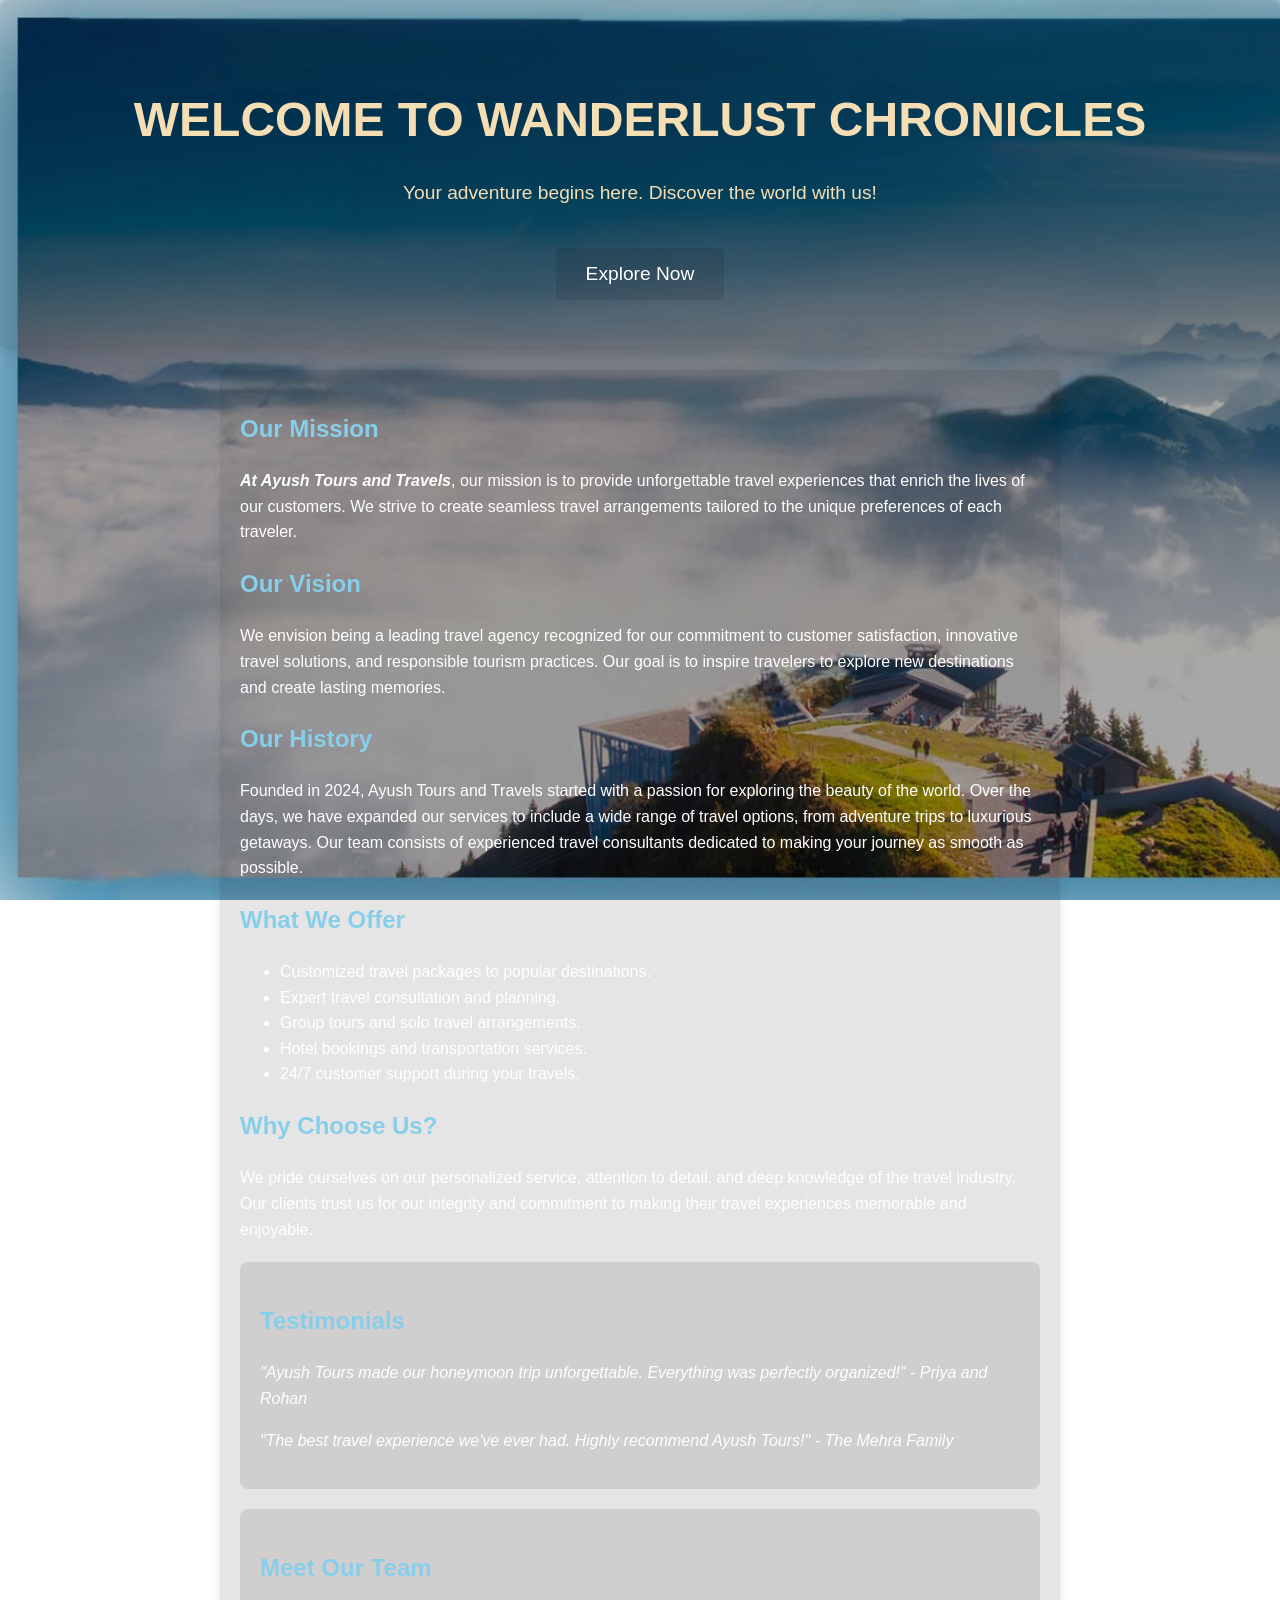
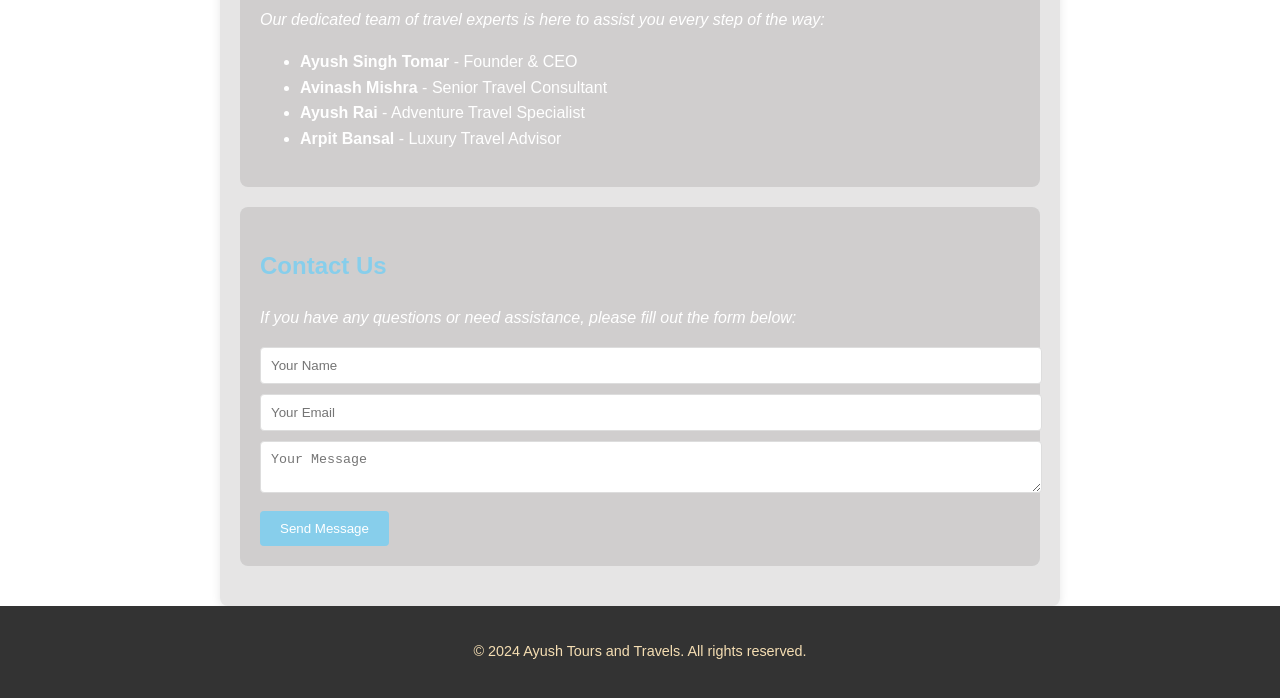
<file: aboutus.html>
<!DOCTYPE html>
<html lang="en">
<head>
    <meta charset="UTF-8">
    <meta name="viewport" content="width=device-width, initial-scale=1.0">
    <title>WANDERLUST CHRONICLES</title>
    <link rel="icon" type="image/x-icon" href="images/ayushtravels.jpg">
    <style>
        body {
            font-family: 'Poppins', sans-serif;
            line-height: 1.6;
            background-image: url('images/adventure.jpg');
            background-size: cover;
            background-repeat: no-repeat;
            background-attachment: fixed; 
            margin: 0;
            padding: 0;
            height: 100vh;
            color: #fff;
        }
            h2 {
            color:skyblue;
        }
        h1{
            font-size: xx-large;
        }
        .container {
            max-width: 800px;
            margin: auto;
            padding: 20px;
            background: rgba(17, 3, 3, 0.1);
            border-radius: 8px;
            box-shadow: 0 2px 10px rgba(0, 0, 0, 0.1);
        }
        .section {
            margin-bottom: 20px;
        }
        .footer {
            text-align: center;
            padding: 20px;
            font-size: 0.9em;
            color: wheat;
        }
        .testimonials, .team, .contact-form {
            background: rgba(17, 3, 3, 0.1);
            padding: 20px;
            border-radius: 8px;
            margin-bottom: 20px;
        }
        .testimonials p, .team p, .contact-form p {
            font-style: italic;
        }
        .contact-form input, .contact-form textarea {
            width: 100%;
            padding: 10px;
            margin-bottom: 10px;
            border: 1px solid #ddd;
            border-radius: 4px;
        }
        .contact-form button {
            padding: 10px 20px;
            background: skyblue;
            color: white;
            border: none;
            border-radius: 4px;
            cursor: pointer;
            transition: background 0.3s ease;
        }
        .contact-form button:hover {
            background: skyblue;
        }
        .hero {
            background:rgba(17, 3, 3, 0.1);
            color: wheat;
            padding: 50px 20px;
            text-align: center;
            border-radius: 8px;
            margin-bottom: 20px;
            box-shadow: 0 4px 15px rgba(0, 0, 0, 0.1);
        }
        .hero h1 {
            font-size: 3em;
            margin-bottom: 10px;
        }
        .hero p {
            font-size: 1.2em;
        }
        .cta-button {
            padding: 15px 30px;
            background: rgba(17, 3, 3, 0.1);
            color: white;
            border: none;
            border-radius: 4px;
            cursor: pointer;
            transition: background 0.3s ease;
            font-size: 1.2em;
            margin-top: 20px;
        }
        .cta-button:hover {
            background: skyblue;
        }
        @media only screen and (max-width: 600px) {
    body {
        padding: 10px;
    }
    .login-container {
        padding: 20px;
    }
}

@media only screen and (min-width: 768px) and (max-width: 1024px) {
    /* Adjustments for tablets if needed */
}
    </style>
</head>
<body>

    <div class="hero">
        <h1>WELCOME TO WANDERLUST CHRONICLES</h1>
        <p>Your adventure begins here. Discover the world with us!</p>
        <button class="cta-button">Explore Now</button>
    </div>

    <div class="container">
        <div class="section">
            <h2>Our Mission</h2>
            <p><b><i>At Ayush Tours and Travels</i></b>, our mission is to provide unforgettable travel experiences that enrich the lives of our customers. We strive to create seamless travel arrangements tailored to the unique preferences of each traveler.</p>
        </div>

        <div class="section">
            <h2>Our Vision</h2>
            <p>We envision being a leading travel agency recognized for our commitment to customer satisfaction, innovative travel solutions, and responsible tourism practices. Our goal is to inspire travelers to explore new destinations and create lasting memories.</p>
        </div>

        <div class="section">
            <h2>Our History</h2>
            <p>Founded in 2024, Ayush Tours and Travels started with a passion for exploring the beauty of the world. Over the days, we have expanded our services to include a wide range of travel options, from adventure trips to luxurious getaways. Our team consists of experienced travel consultants dedicated to making your journey as smooth as possible.</p>
        </div>

        <div class="section">
            <h2>What We Offer</h2>
            <ul>
                <li>Customized travel packages to popular destinations.</li>
                <li>Expert travel consultation and planning.</li>
                <li>Group tours and solo travel arrangements.</li>
                <li>Hotel bookings and transportation services.</li>
                <li>24/7 customer support during your travels.</li>
            </ul>
        </div>

        <div class="section">
            <h2>Why Choose Us?</h2>
            <p>We pride ourselves on our personalized service, attention to detail, and deep knowledge of the travel industry. Our clients trust us for our integrity and commitment to making their travel experiences memorable and enjoyable.</p>
        </div>

        <div class="testimonials section">
            <h2>Testimonials</h2>
            <p>"Ayush Tours made our honeymoon trip unforgettable. Everything was perfectly organized!" - Priya and Rohan</p>
            <p>"The best travel experience we've ever had. Highly recommend Ayush Tours!" - The Mehra Family</p>
        </div>

        <div class="team section">
            <h2>Meet Our Team</h2>
            <p>Our dedicated team of travel experts is here to assist you every step of the way:</p>
            <ul>
                <li><strong>Ayush Singh Tomar</strong> - Founder & CEO</li>
                <li><strong>Avinash Mishra</strong> - Senior Travel Consultant</li>
                <li><strong>Ayush Rai</strong> - Adventure Travel Specialist</li>
                <li><strong>Arpit Bansal</strong> - Luxury Travel Advisor</li>
            </ul>
        </div>

        <div class="contact-form section">
            <h2>Contact Us</h2>
            <p>If you have any questions or need assistance, please fill out the form below:</p>
            <form>
                <input type="text" name="name" placeholder="Your Name" required>
                <input type="email" name="email" placeholder="Your Email" required>
                <textarea name="message" placeholder="Your Message" required></textarea>
                <button type="submit">Send Message</button>
            </form>
        </div>

    </div>

    <div class="footer" style="background-color: #333; color: wheat;">
        <p>&copy; 2024 Ayush Tours and Travels. All rights reserved.</p>
    </div>

</body>
</html>
</file>
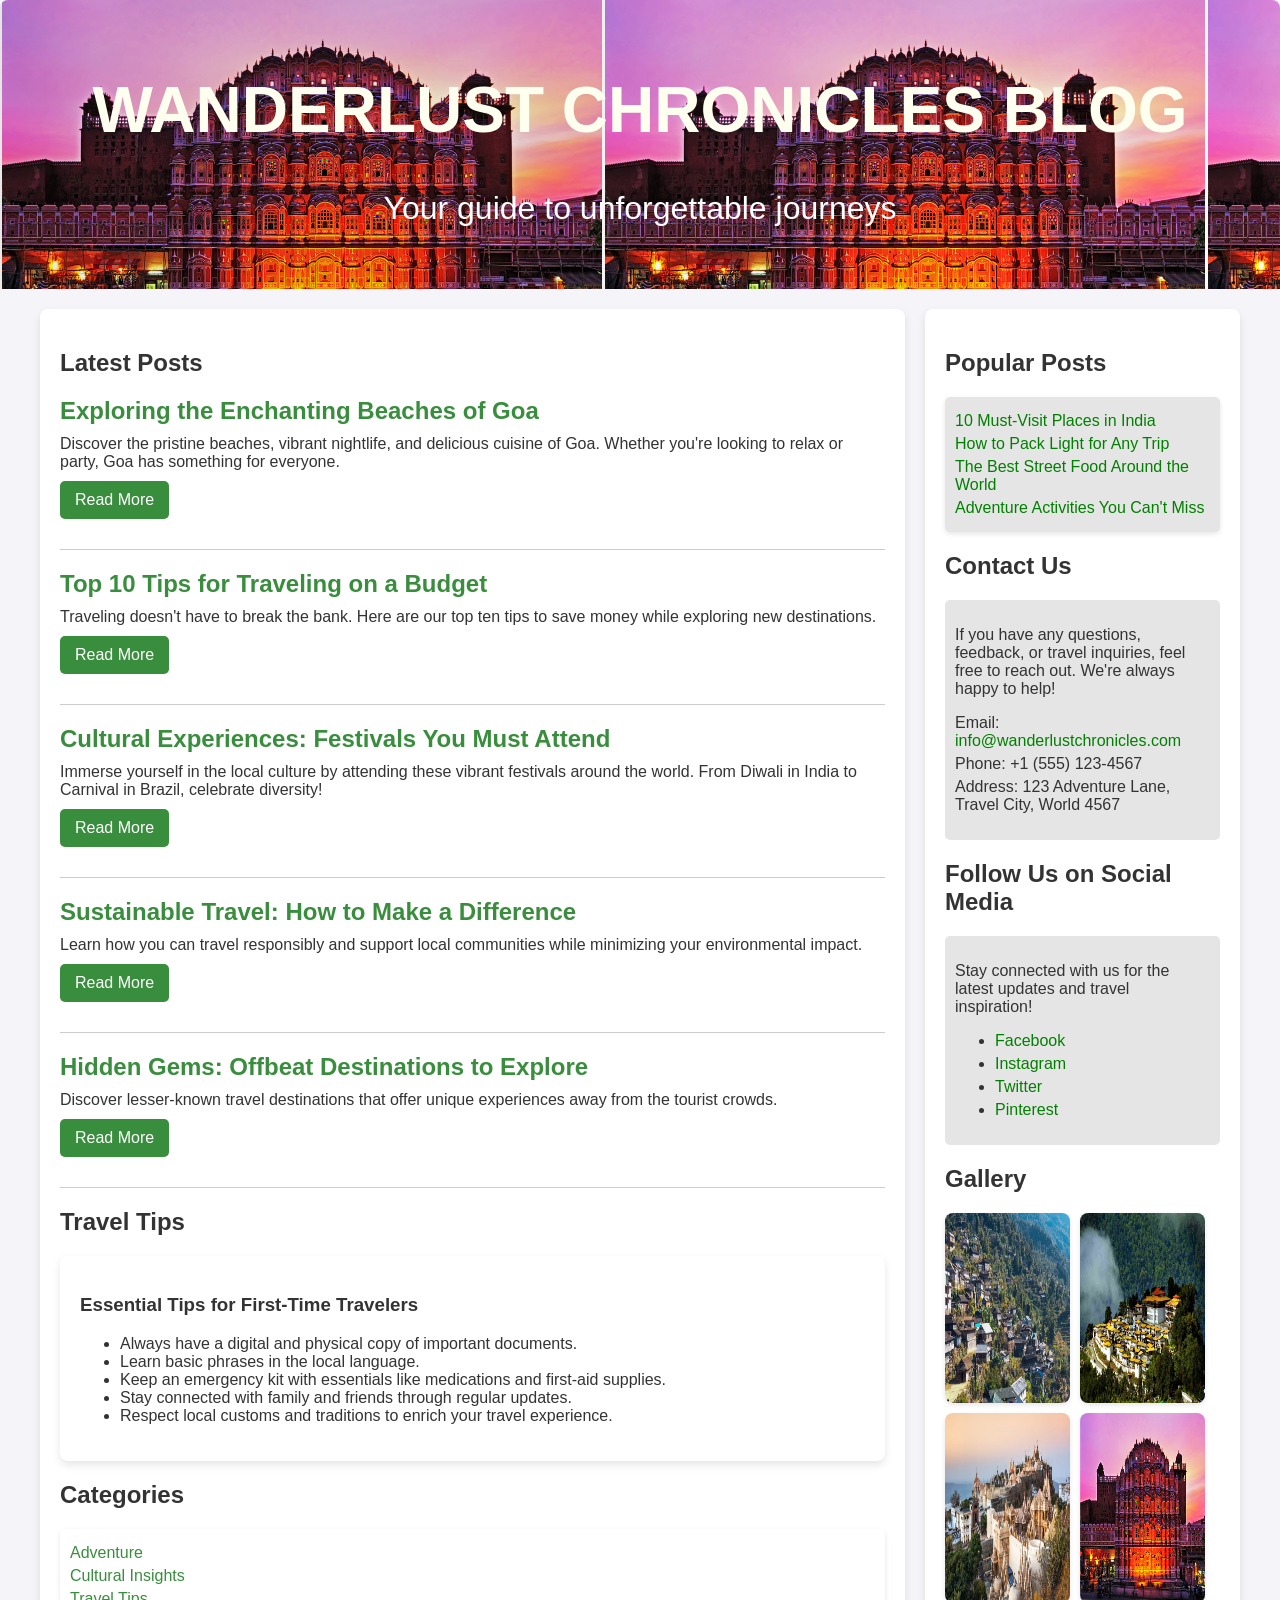
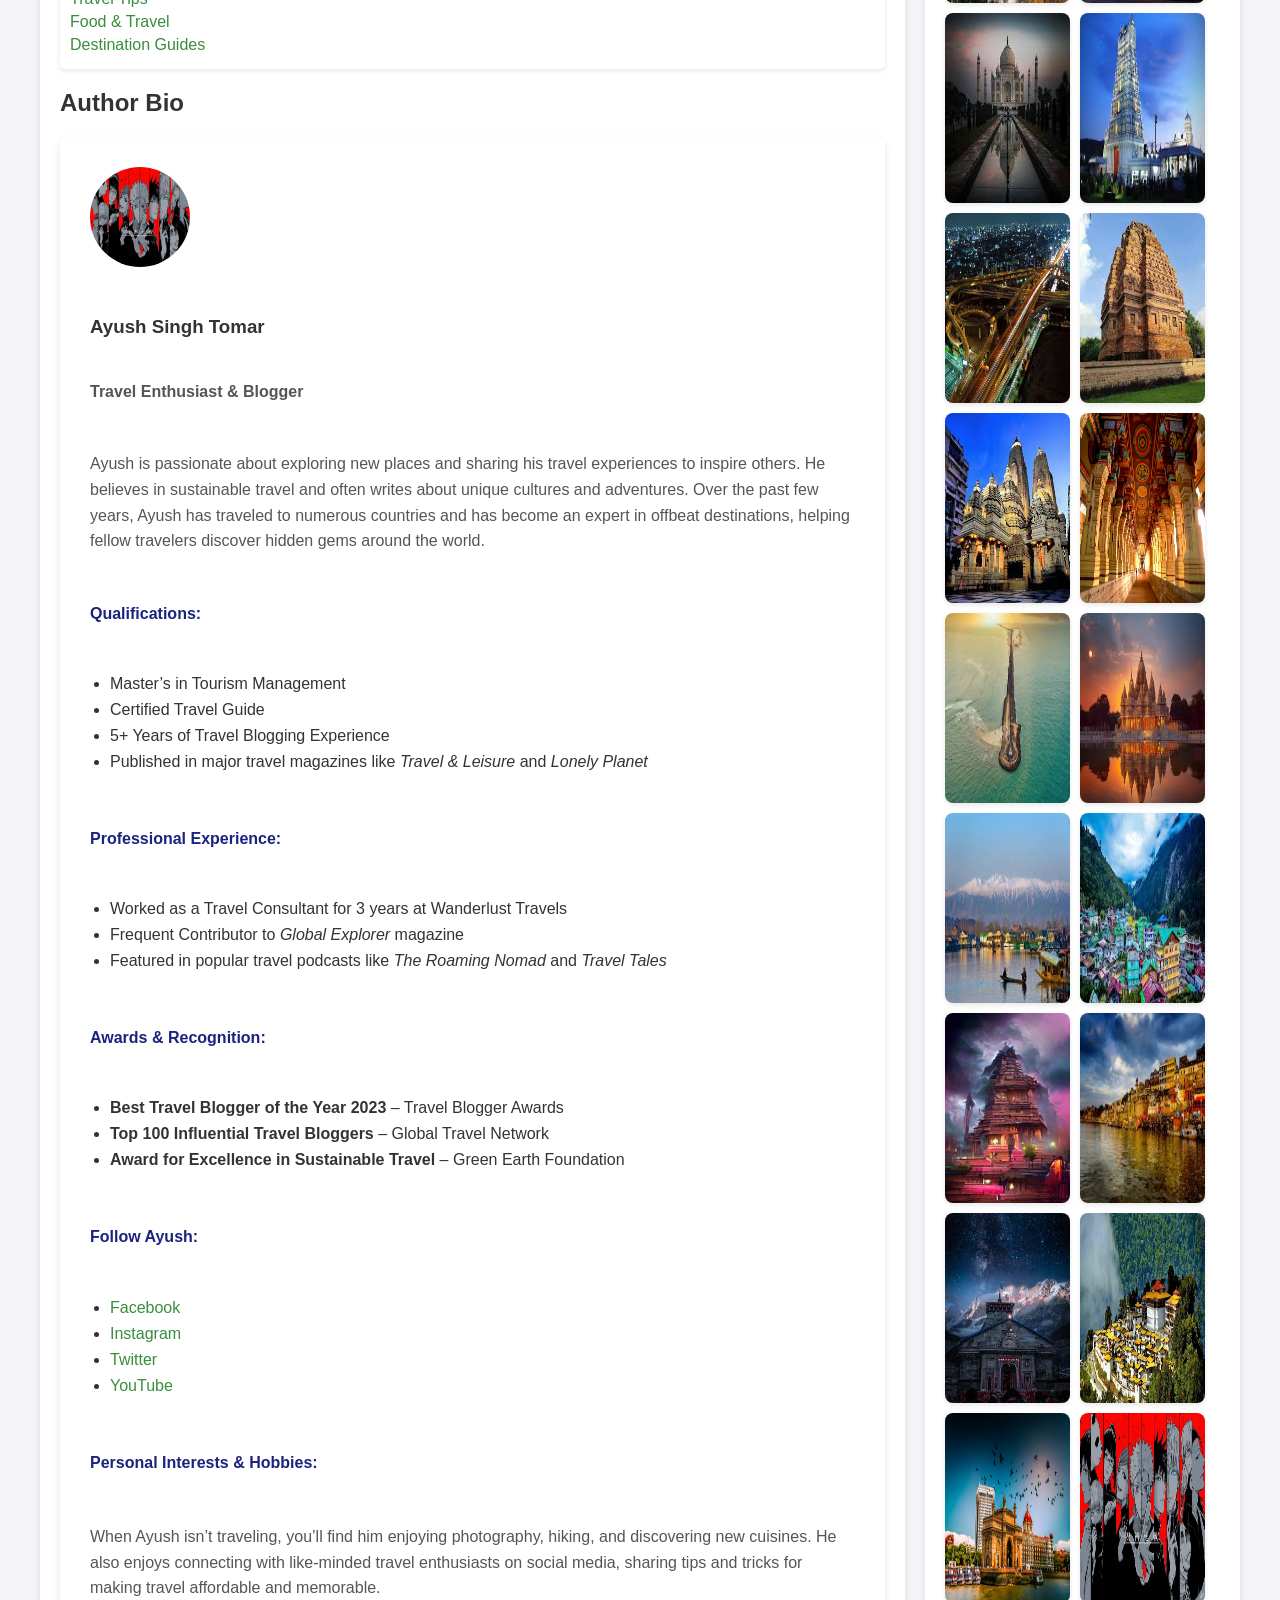
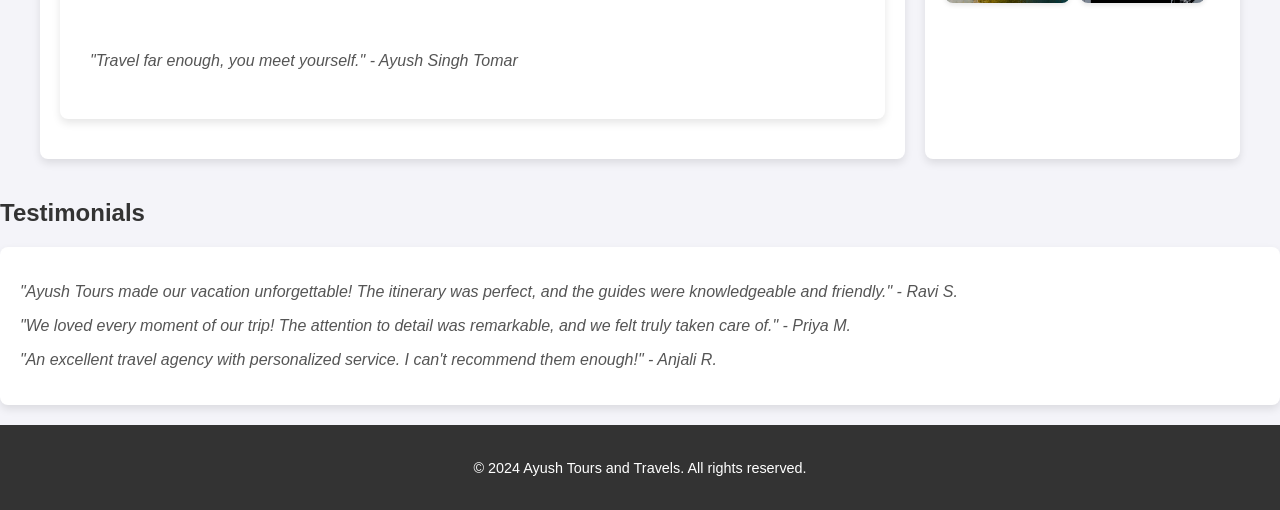
<file: blog.html>
<!DOCTYPE html>
<html lang="en">
<head>
    <meta charset="UTF-8">
    <meta name="viewport" content="width=device-width, initial-scale=1.0">
    <title>WANDERLUST CHRONICLES</title>
    <link rel="icon" type="image/x-icon" href="images/ayushtravels.jpg">
    <style>
        body {
            font-family: Arial, sans-serif;
            background-color: #f4f4f9;
            margin: 0;
            padding: 0;
            color: #333;
        }

        header {
            background: linear-gradient(135deg, rgba(0, 0, 0, 0.1), rgba(0, 0, 0, 0.0)), url('images/hawamahal.png');
            background-size: c;
            text-align: center;
            padding: 30px;
            background-color: #1a237e; 
            color: white;
            font-size: 2em;
            border-radius: 8px 8px 0 0;
        }

        .container {
            max-width: 1200px;
            margin: auto;
            display: flex;
            flex-wrap: wrap;
            gap: 20px;
            padding: 20px;
        }

        .main-content {
            flex: 3;
            background-color: white;
            padding: 20px;
            border-radius: 8px;
            box-shadow: 0 4px 8px rgba(0, 0, 0, 0.1);
        }

        .sidebar {
            flex: 1;
            background-color: white;
            padding: 20px;
            border-radius: 8px;
            box-shadow: 0 4px 8px rgba(0, 0, 0, 0.1);
        }

        h1 {
            color: ivory;
        }

        a {
            text-decoration: none;
            color: #388e3c; /* Green */
        }

        .post {
            margin-bottom: 20px;
            border-bottom: 1px solid #ccc;
            padding-bottom: 20px;
        }

        .post h2 {
            margin: 10px 0;
        }

        .post p {
            margin: 10px 0;
        }

        .footer {
            text-align: center;
            padding: 20px;
            font-size: 0.9em;
            background-color: #333;
            color: white;
        }

        .btn {
            display: inline-block;
            padding: 10px 15px;
            background: #388e3c; /* Green */
            color: white;
            text-decoration: none;
            border-radius: 5px;
            transition: background 0.3s;
        }

        .btn:hover {
            background: #2e7d32; /* Darker Green */
        }

        .categories, .popular-posts {
            margin: 20px 0;
            padding: 10px;
            background: #ffffff;
            border-radius: 5px;
            box-shadow: 0 2px 5px rgba(0, 0, 0, 0.1);
        }

        .categories a, .popular-posts a {
            display: block;
            margin: 5px 0;
            color: #388e3c; /* Green */
            text-decoration: none;
        }

        .author-bio {
            background: #ffffff;
            padding: 30px;
            border-radius: 5px;
            box-shadow: 0 2px 5px rgba(0, 0, 0, 0.1);
            margin: 20px 0;
        }

        .author-bio img {
            width: 60px;
            height: 60px;
            border-radius: 50%;
            float: left;
            margin-right: 15px;
        }
        .author-bio {
            background: #ffffff; 
            padding: 30px; 
            border-radius: 8px;
            box-shadow: 0 4px 8px rgba(0, 0, 0, 0.1);
            margin: 20px 0; 
            display: flex; 
            flex-direction: column;
            align-items: flex-start; 
            gap: 15px; 
}

            .author-bio img {
                width: 100px;
                height: 100px; 
                border-radius: 50%; 
                margin-right: 20px;
                margin-bottom: 15px; 
            }

            .author-bio h3 {
                margin-bottom: 10px;
            }

            .author-bio h4 {
                margin-top: 20px;
                color: #1a237e; 
            }

            .author-bio ul {
                list-style-type: disc;
                padding-left: 20px;
            }

            .author-bio ul li {
                margin-bottom: 8px;
            }

            .author-bio p {
                font-size: 1rem;
                line-height: 1.6; 
                color: #555;
            }

            .author-bio a {
                color: #388e3c; 
                text-decoration: none;
            }

            .author-bio a:hover {
                text-decoration: underline;
            }


        .gallery {
            display: flex;
            flex-wrap: wrap;
            gap: 10px;
        }

        .gallery img {
            width: calc(49% - 10px);
            height: 190px;
            border-radius: 8px;
            box-shadow: 0 2px 5px rgba(0, 0, 0, 0.1);
        }

        .testimonials {
            background: #ffffff;
            padding: 20px;
            border-radius: 8px;
            margin: 20px 0;
            box-shadow: 0 4px 8px rgba(0, 0, 0, 0.1);
        }

        .testimonial {
            margin-bottom: 15px;
        }

        .testimonial p {
            font-style: italic;
            color: #555;
        }

        .travel-tips {
            background: #ffffff;
            padding: 20px;
            border-radius: 8px;
            margin: 20px 0;
            box-shadow: 0 4px 8px rgba(0, 0, 0, 0.1);
        }

        @media only screen and (max-width: 600px) {
            body {
                padding: 10px;
            }

            .container {
                flex-direction: column;
            }

            .main-content {
                margin-bottom: 20px;
            }

            .sidebar {
                margin-bottom: 20px;
            }
        }
        .popular-posts, .contact, .social-media {
    margin: 20px 0;
    padding: 10px;
    background: rgba(17, 3, 3, 0.1);
    border-radius: 5px;
}

.popular-posts a, .social-media a {
    display: block;
    margin: 5px 0;
    color: green;
    text-decoration: none;
}

.popular-posts a:hover, .social-media a:hover {
    color: darkgreen;
}

.contact ul {
    list-style: none;
    padding: 0;
}

.contact li {
    margin: 5px 0;
}

.contact a {
    color: green;
    text-decoration: none;
}

.contact a:hover {
    text-decoration: underline;
}

    </style>
</head>
<body>

    <header>
        <h1>WANDERLUST CHRONICLES BLOG</h1>
        <p>Your guide to unforgettable journeys</p>
    </header>

    <div class="container">
        <div class="main-content">
            <h2>Latest Posts</h2>

            <div class="post">
                <h2><a href="#">Exploring the Enchanting Beaches of Goa</a></h2>
                <p>Discover the pristine beaches, vibrant nightlife, and delicious cuisine of Goa. Whether you're looking to relax or party, Goa has something for everyone.</p>
                <p><a href="#" class="btn">Read More</a></p>
            </div>

            <div class="post">
                <h2><a href="#">Top 10 Tips for Traveling on a Budget</a></h2>
                <p>Traveling doesn't have to break the bank. Here are our top ten tips to save money while exploring new destinations.</p>
                <p><a href="#" class="btn">Read More</a></p>
            </div>

            <div class="post">
                <h2><a href="#">Cultural Experiences: Festivals You Must Attend</a></h2>
                <p>Immerse yourself in the local culture by attending these vibrant festivals around the world. From Diwali in India to Carnival in Brazil, celebrate diversity!</p>
                <p><a href="#" class="btn">Read More</a></p>
            </div>

            <div class="post">
                <h2><a href="#">Sustainable Travel: How to Make a Difference</a></h2>
                <p>Learn how you can travel responsibly and support local communities while minimizing your environmental impact.</p>
                <p><a href="#" class="btn">Read More</a></p>
            </div>

            <div class="post">
                <h2><a href="#">Hidden Gems: Offbeat Destinations to Explore</a></h2>
                <p>Discover lesser-known travel destinations that offer unique experiences away from the tourist crowds.</p>
                <p><a href="#" class="btn">Read More</a></p>
            </div>

            <h2>Travel Tips</h2>
            <div class="travel-tips">
                <h3>Essential Tips for First-Time Travelers</h3>
                <ul>
                    <li>Always have a digital and physical copy of important documents.</li>
                    <li>Learn basic phrases in the local language.</li>
                    <li>Keep an emergency kit with essentials like medications and first-aid supplies.</li>
                    <li>Stay connected with family and friends through regular updates.</li>
                    <li>Respect local customs and traditions to enrich your travel experience.</li>
                </ul>
            </div>

            <h2>Categories</h2>
            <div class="categories">
                <a href="#">Adventure</a>
                <a href="#">Cultural Insights</a>
                <a href="#">Travel Tips</a>
                <a href="#">Food & Travel</a>
                <a href="#">Destination Guides</a>
            </div>

            <h2>Author Bio</h2>
<div class="author-bio">
    <img src="images/k.jpg" alt="Author Photo">
    <h3>Ayush Singh Tomar</h3>
    <p><strong>Travel Enthusiast & Blogger</strong></p>
    <p>Ayush is passionate about exploring new places and sharing his travel experiences to inspire others. He believes in sustainable travel and often writes about unique cultures and adventures. Over the past few years, Ayush has traveled to numerous countries and has become an expert in offbeat destinations, helping fellow travelers discover hidden gems around the world.</p>
    
    <h4>Qualifications:</h4>
    <ul>
        <li>Master’s in Tourism Management</li>
        <li>Certified Travel Guide</li>
        <li>5+ Years of Travel Blogging Experience</li>
        <li>Published in major travel magazines like <em>Travel & Leisure</em> and <em>Lonely Planet</em></li>
    </ul>

    <h4>Professional Experience:</h4>
    <ul>
        <li>Worked as a Travel Consultant for 3 years at Wanderlust Travels</li>
        <li>Frequent Contributor to <em>Global Explorer</em> magazine</li>
        <li>Featured in popular travel podcasts like <em>The Roaming Nomad</em> and <em>Travel Tales</em></li>
    </ul>

    <h4>Awards & Recognition:</h4>
    <ul>
        <li><strong>Best Travel Blogger of the Year 2023</strong> – Travel Blogger Awards</li>
        <li><strong>Top 100 Influential Travel Bloggers</strong> – Global Travel Network</li>
        <li><strong>Award for Excellence in Sustainable Travel</strong> – Green Earth Foundation</li>
    </ul>

    <h4>Follow Ayush:</h4>
    <ul>
        <li><a href="https://facebook.com/ayushtravels" target="_blank">Facebook</a></li>
        <li><a href="https://instagram.com/ayushtravels" target="_blank">Instagram</a></li>
        <li><a href="https://twitter.com/ayushtravels" target="_blank">Twitter</a></li>
        <li><a href="https://youtube.com/ayushtravels" target="_blank">YouTube</a></li>
    </ul>

    <h4>Personal Interests & Hobbies:</h4>
    <p>When Ayush isn’t traveling, you’ll find him enjoying photography, hiking, and discovering new cuisines. He also enjoys connecting with like-minded travel enthusiasts on social media, sharing tips and tricks for making travel affordable and memorable.</p>
    
    <p><em>"Travel far enough, you meet yourself." - Ayush Singh Tomar</em></p>
</div>
        </div>


        <aside class="sidebar">
            <h2>Popular Posts</h2>
            <div class="popular-posts">
                <a href="#">10 Must-Visit Places in India</a>
                <a href="#">How to Pack Light for Any Trip</a>
                <a href="#">The Best Street Food Around the World</a>
                <a href="#">Adventure Activities You Can't Miss</a>
            </div>
            <h2>Contact Us</h2>
<div class="contact">
    <p>If you have any questions, feedback, or travel inquiries, feel free to reach out. We're always happy to help!</p>
    <ul>
        <li>Email: <a href="mailto:info@wanderlustchronicles.com">info@wanderlustchronicles.com</a></li>
        <li>Phone: +1 (555) 123-4567</li>
        <li>Address: 123 Adventure Lane, Travel City, World 4567</li>
    </ul>
</div>

<h2>Follow Us on Social Media</h2>
<div class="social-media">
    <p>Stay connected with us for the latest updates and travel inspiration!</p>
    <ul>
        <li><a href="#" target="_blank">Facebook</a></li>
        <li><a href="#" target="_blank">Instagram</a></li>
        <li><a href="#" target="_blank">Twitter</a></li>
        <li><a href="#" target="_blank">Pinterest</a></li>
    </ul>
</div>
            <h2>Gallery</h2>
            <div class="gallery">
                <img src="images/nagaland.jpg" alt="Beach">
                <img src="images/7sis.jpg" alt="Mountains">
                <img src="images/gujrat1.jpg" alt="City">
                <img src="images/hawamahal.png" alt="Forest">
                <img src="images/taj.jpeg" alt="Food">
                <img src="images/balaji.jpeg" alt="Culture">
                <img src="images/banglore.jpg" alt="">
                <img src="images/bhtargao.jpeg" alt="">
                <img src="images/bengal.jpeg" alt="">
                <img src="images/ramesh.webp" alt="">
                <img src="images/rameshwaram.jpeg" alt="">
                <img src="images/rammandir.jpeg" alt="">
                <img src="images/jk.jpeg" alt="">
                <img src="images/sikkim.jpeg" alt="">
                <img src="images/somnath.jpeg" alt="">
                <img src="images/kashi.jpeg" alt="">
                <img src="images/kedarnath.jpeg" alt="">
                <img src="images/arunachal.jpeg" alt="">
                <img src="images/mumbai.jpg" alt="">
                <img src="images/k.jpg" alt="">
            </div>
        </aside>
    </div>

    <h2>Testimonials</h2>
    <div class="testimonials">
        <div class="testimonial">
            <p>"Ayush Tours made our vacation unforgettable! The itinerary was perfect, and the guides were knowledgeable and friendly." - Ravi S.</p>
        </div>
        <div class="testimonial">
            <p>"We loved every moment of our trip! The attention to detail was remarkable, and we felt truly taken care of." - Priya M.</p>
        </div>
        <div class="testimonial">
            <p>"An excellent travel agency with personalized service. I can't recommend them enough!" - Anjali R.</p>
        </div>
    </div>
    

    <div class="footer">
        <p>&copy; 2024 Ayush Tours and Travels. All rights reserved.</p>
    </div>

</body>
</html>
</file>
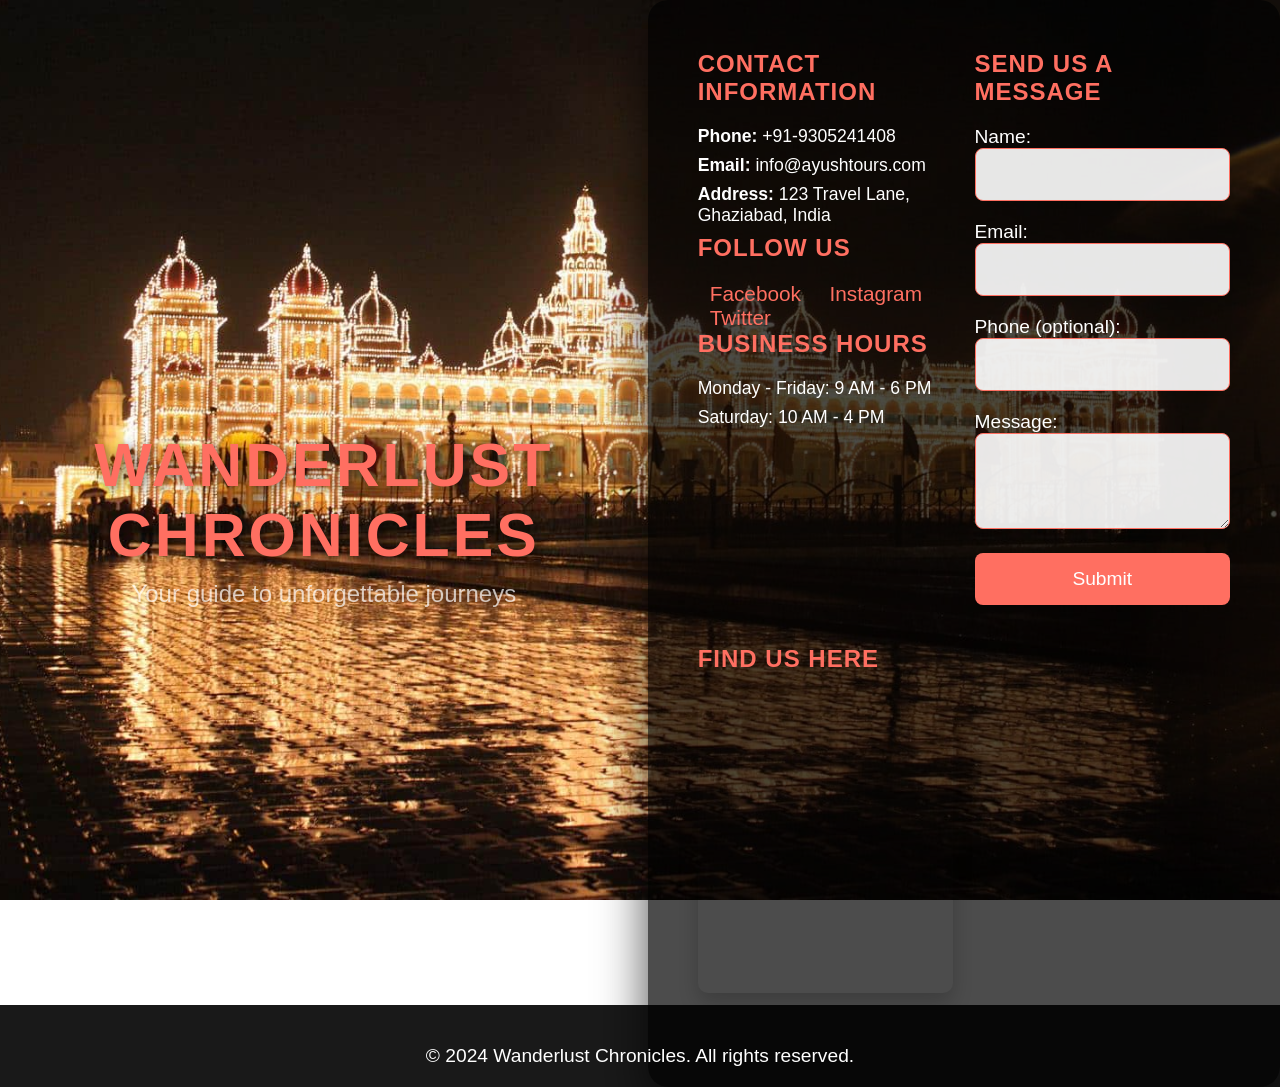
<file: contact.html>
<!DOCTYPE html>
<html lang="en">
<head>
    <meta charset="UTF-8">
    <meta name="viewport" content="width=device-width, initial-scale=1.0">
    <title>Contact Us - WANDERLUST CHRONICLES</title>
    <link rel="icon" type="image/x-icon" href="images/ayushtravels.jpg">
    <style>
        * {
            margin: 0;
            padding: 0;
            box-sizing: border-box;
        }

        body {
            font-family: 'Roboto', sans-serif;
            background-image: url('images/mysore.jpg');
            background-size: cover;
            background-position: center;
            background-attachment: fixed;
            color: #fff;
            min-height: 100vh; 
            display: flex;
            justify-content: center;
            align-items: center;
            overflow-x: hidden; 
            position: relative;
        }

        .container {
            max-width: 1200px;
            width: 90%;
            margin: 0 auto;
            padding: 50px;
            background: rgba(0, 0, 0, 0.7);
            border-radius: 20px;
            box-shadow: 0 20px 50px rgba(0, 0, 0, 0.7);
            display: flex;
            flex-wrap: wrap;
            justify-content: space-between;
            animation: fadeIn 1.5s ease-in-out;
        }

        @keyframes fadeIn {
            0% { opacity: 0; }
            100% { opacity: 1; }
        }

        header {
            text-align: center;
            width: 100%;
            margin-bottom: 50px;
        }

        header h1 {
            font-size: 3.8em;
            color: #ff6f61;
            letter-spacing: 3px;
            text-transform: uppercase;
            margin-bottom: 10px;
            text-shadow: 2px 2px 10px rgba(0, 0, 0, 0.5);
        }

        header p {
            font-size: 1.5em;
            color: rgba(255, 255, 255, 0.7);
            font-weight: 300;
            margin-top: 10px;
        }

        .contact-info, .contact-form, .map {
            width: 48%;
            margin-bottom: 40px;
        }

        .contact-info h3, .contact-form h3, .map h3 {
            color: #ff6f61;
            font-size: 1.5em;
            margin-bottom: 20px;
            text-transform: uppercase;
            letter-spacing: 1px;
        }

        .contact-info p, .contact-info a {
            font-size: 1.1em;
            margin-bottom: 8px;
        }

        .contact-info a {
            text-decoration: none;
            color: #ff6f61;
            transition: color 0.3s ease-in-out;
        }

        .contact-info a:hover {
            color: #fff;
        }

        .social-media a {
            margin: 0 12px;
            text-decoration: none;
            color: #ff6f61;
            font-size: 1.3em;
            transition: color 0.3s ease-in-out;
        }

        .social-media a:hover {
            color: #fff;
        }

        .contact-form label {
            font-size: 1.2em;
            color: #fff;
            margin-bottom: 8px;
        }

        .contact-form input, .contact-form textarea {
            width: 100%;
            padding: 15px;
            font-size: 1.1em;
            margin-bottom: 20px;
            border-radius: 8px;
            border: 1px solid #ff6f61;
            background-color: rgba(255, 255, 255, 0.9);
            color: #333;
            transition: border-color 0.3s ease-in-out;
        }

        .contact-form input:focus, .contact-form textarea:focus {
            border-color: #e04e3a;
            outline: none;
        }

        .contact-form button {
            width: 100%;
            padding: 15px;
            background-color: #ff6f61;
            border: none;
            border-radius: 8px;
            font-size: 1.2em;
            color: white;
            cursor: pointer;
            transition: background-color 0.3s ease, transform 0.3s ease;
        }

        .contact-form button:hover {
            background-color: #e04e3a;
            transform: scale(1.05);
        }

        .map iframe {
            width: 100%;
            height: 300px;
            border: none;
            border-radius: 10px;
            box-shadow: 0 10px 20px rgba(0, 0, 0, 0.2);
        }

        footer {
            text-align: center;
            width: 100%;
            padding: 20px;
            background-color: rgba(0, 0, 0, 0.9);
            color: #fff;
            position: absolute;
            bottom: 0;
            font-size: 1.2em;
        }

        footer p {
            margin-top: 20px;
            font-size: 1em;
        }
        @media (max-width: 768px) {
            .container {
                flex-direction: column;
                align-items: center;
            }

            .contact-info, .contact-form, .map {
                width: 100%;
            }

            header h1 {
                font-size: 2.5em;
            }

            header p {
                font-size: 1.2em;
            }

            .contact-form button {
                font-size: 1.1em;
            }
        }

    </style>
</head>
<body>

    <header>
        <h1>WANDERLUST CHRONICLES</h1>
        <p>Your guide to unforgettable journeys</p>
    </header>

    <div class="container">
        <div class="contact-info">
            <h3>Contact Information</h3>
            <p><strong>Phone:</strong> +91-9305241408</p>
            <p><strong>Email:</strong> info@ayushtours.com</p>
            <p><strong>Address:</strong> 123 Travel Lane, Ghaziabad, India</p>
            
            <h3>Follow Us</h3>
            <div class="social-media">
                <a href="#">Facebook</a>
                <a href="#">Instagram</a>
                <a href="#">Twitter</a>
            </div>

            <h3>Business Hours</h3>
            <p>Monday - Friday: 9 AM - 6 PM</p>
            <p>Saturday: 10 AM - 4 PM</p>
        </div>

        <div class="contact-form">
            <h3>Send Us a Message</h3>
            <form action="https://api.web3forms.com/submit" method="POST">
                <input type="hidden" name="access_key" value="5464c6b8-ea4c-4f93-adfb-54080a58e13c">

                <label for="name">Name:</label>
                <input type="text" id="name" name="name" required>

                <label for="email">Email:</label>
                <input type="email" id="email" name="email" required>

                <label for="phone">Phone (optional):</label>
                <input type="tel" id="phone" name="phone">

                <label for="message">Message:</label>
                <textarea id="message" name="message" rows="4" required></textarea>

                <button type="submit" onclick="alert('Thank you for your message! We will get back to you shortly.')">Submit</button>
            </form>
        </div>

        <div class="map">
            <h3>Find Us Here</h3>
            <iframe src="https://www.google.com/maps/embed?pb=!1m18!1m12!1m3!1d3300.0806020144744!2d77.4370492153821!3d28.613939794216486!2m3!1f0!2f0!3f0!3m2!1i1024!2i768!4f13.1!3m3!1m2!1s0x390cfc3a95b8b21f%3A0x7f3b99a7d2920a!2sGhaziabad%2C%20Uttar%20Pradesh%2C%20India!5e0!3m2!1sen!2sus!4v1695232200456!5m2!1sen!2sus" 
            allowfullscreen="" loading="lazy"></iframe>
        </div>
    </div>

    <footer>
        <p>&copy; 2024 Wanderlust Chronicles. All rights reserved.</p>
    </footer>

</body>
</html>
</file>
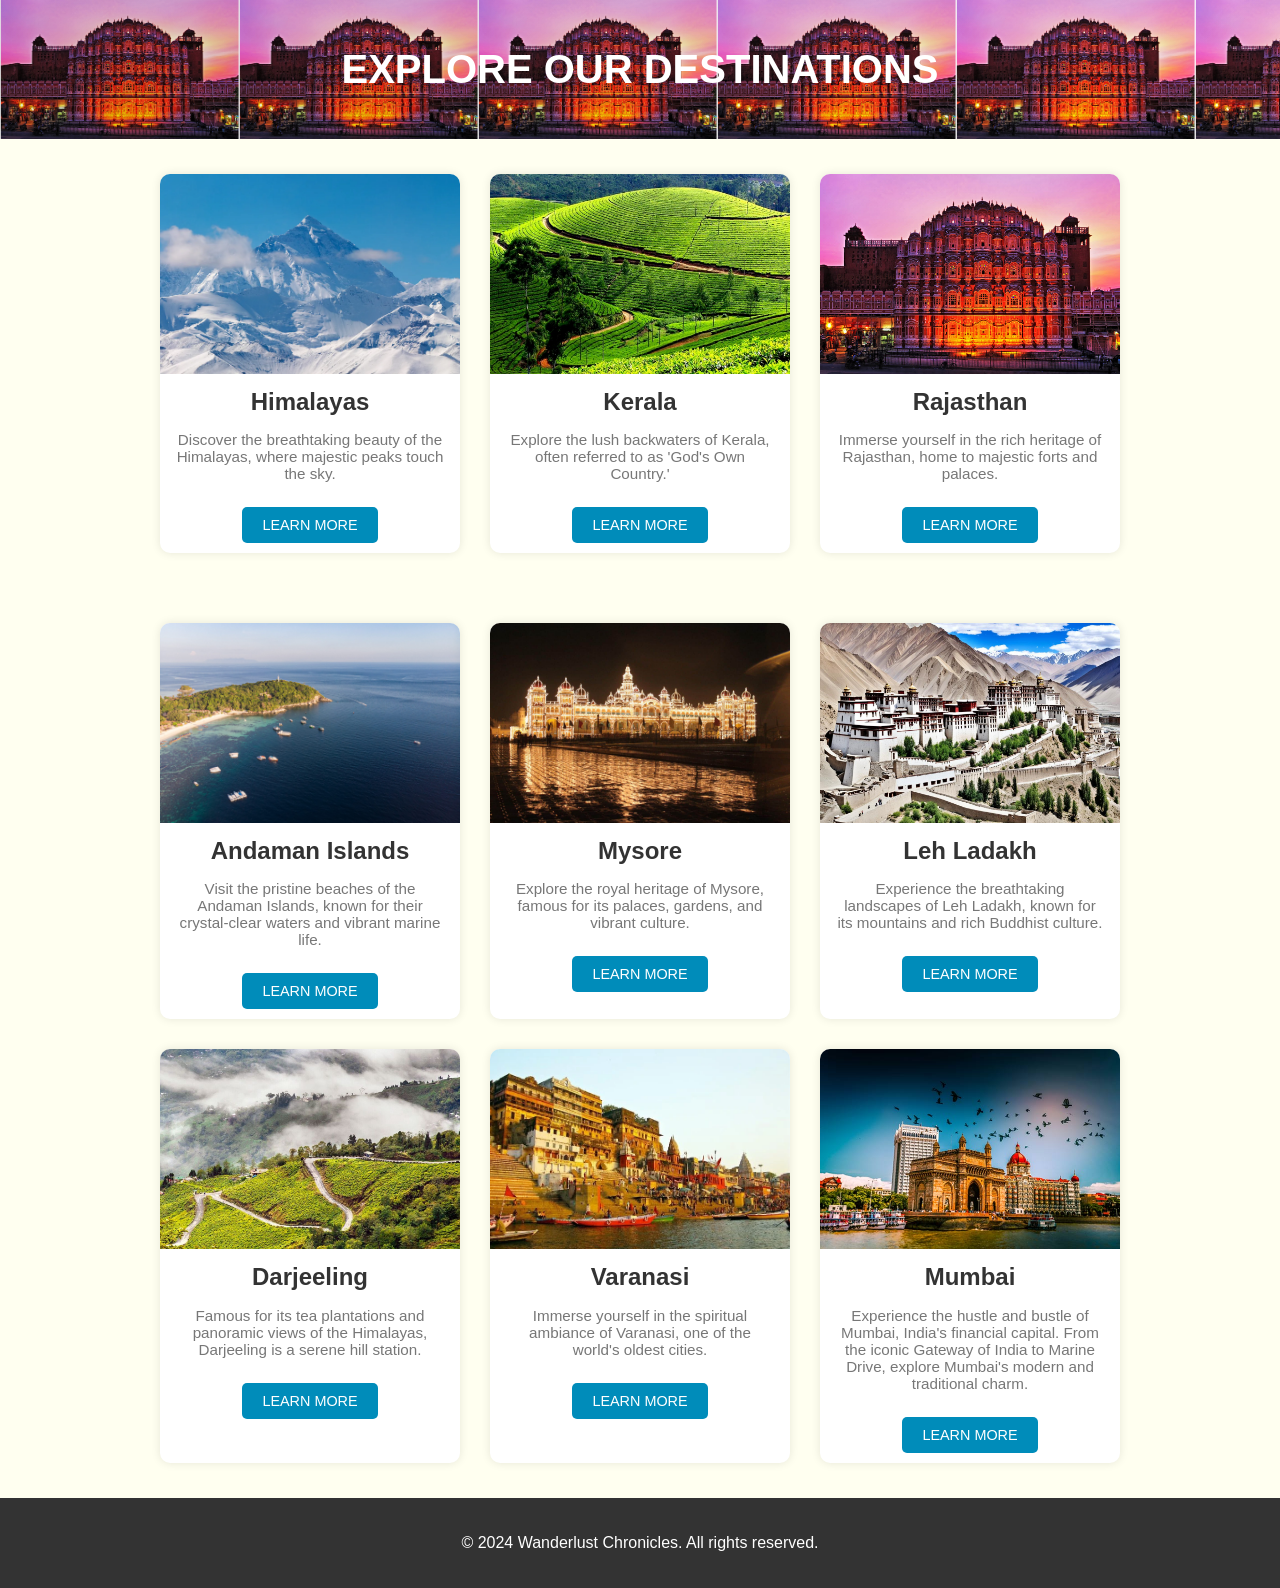
<file: destination.html>
<!DOCTYPE html>
<html lang="en">
<head>
    <meta charset="UTF-8">
    <meta name="viewport" content="width=device-width, initial-scale=1.0">
    <link rel="icon" type="image/x-icon" href="images/ayushtravels.jpg">
    <title>Wanderlust Chronicles - Destinations</title>
   <style>
    body {
    font-family: 'Arial', sans-serif;
    background-color: ivory;
    margin: 0;
    padding: 0;
}

header {
    background: linear-gradient(135deg, rgba(0, 0, 0, 0.1), rgba(0, 0, 0, 0.0)), url('images/hawamahal.png');
    background-size: contain;
    color: white;
    padding: 20px;
    text-align: center;
}

h1 {
    font-size: 2.5em;
    text-transform: uppercase;
}

.container {
    display: flex;
    flex-wrap: wrap;
    justify-content: space-around;
    justify-content: center;
    padding: 20px;
}

.destination {
    background-color: white;
    border-radius: 10px;
    margin: 15px;
    width: 300px;
    box-shadow: 0 0 10px rgba(0, 0, 0, 0.1);
    overflow: hidden;
    text-align: center;
    transition: transform 0.3s ease;
}

.destination:hover {
    transform: scale(1.05);
}

.destination img {
    width: 100%;
    height: 200px;
    object-fit: cover;
}

.destination h3 {
    font-size: 1.5em;
    color: #333;
    margin: 10px 0;
}

.destination p {
    padding: 0 15px;
    color: #777;
    font-size: 0.95em;
}

.btn, .know-more-btn {
    background-color: #008cba;
    color: white;
    padding: 10px 20px;
    margin: 10px;
    border: none;
    border-radius: 5px;
    cursor: pointer;
    text-transform: uppercase;
    font-size: 0.9em;
    transition: background-color 0.3s;
}

.btn:hover, .know-more-btn:hover {
    background-color: #005f7f;
}

footer {
    text-align: center;
    padding: 20px;
    background-color: #333;
    color: white;
    margin-top: auto;
}
.modal {
    display: none; 
    position: fixed;
    z-index: 1; 
    left: 0;
    top: 0;
    width: 100%; 
    height: 100%; 
    overflow: auto;
    background-color: rgba(0, 0, 0, 0.4);
}

.modal-content {
    background-color: #fff;
    margin: 15% auto;
    padding: 20px;
    border-radius: 10px;
    width: 80%; 
    max-width: 500px;
}

.close-btn {
    color: #aaa;
    font-size: 28px;
    font-weight: bold;
    position: absolute;
    top: 10px;
    right: 20px;
}

.close-btn:hover,
.close-btn:focus {
    color: black;
    text-decoration: none;
    cursor: pointer;
}

.modal h3 {
    font-size: 1.8em;
    color: #333;
}

.modal p {
    color: #555;
    font-size: 1.1em;
    margin-bottom: 20px;
}
   </style>
</head>
<body>
    <header>
        <h1>Explore Our Destinations</h1>
    </header>
    <div class="container">
        <div class="destination">
            <img src="images/himalaya.webp" alt="Himalayas">
            <h3>Himalayas</h3>
            <p>Discover the breathtaking beauty of the Himalayas, where majestic peaks touch the sky.</p>
            <button class="btn" onclick="openModal('himalaya')" >Learn More</button>
        </div>

        <div class="destination">
            <img src="images/kerala.jpeg" alt="Kerala">
            <h3>Kerala</h3>
            <p>Explore the lush backwaters of Kerala, often referred to as 'God's Own Country.'</p>
            <button class="btn" onclick="openModal('kerala')">Learn More</button>
        </div>

        <div class="destination">
            <img src="images/hawamahal.png" alt="Rajasthan">
            <h3>Rajasthan</h3>
            <p>Immerse yourself in the rich heritage of Rajasthan, home to majestic forts and palaces.</p>
            <button class="btn" onclick="openModal('rajasthan')">Learn More</button>
        </div>
    </div>
    <div class="container">
        <div class="destination">
            <img src="images/andman.jpg" alt="Andaman Islands">
            <h3>Andaman Islands</h3>
            <p>Visit the pristine beaches of the Andaman Islands, known for their crystal-clear waters and vibrant marine life.</p>
            <button class="btn" onclick="openModal('andaman')">Learn More</button>
        </div>

        <div class="destination">
            <img src="images/mysore.jpg" alt="Mysore">
            <h3>Mysore</h3>
            <p>Explore the royal heritage of Mysore, famous for its palaces, gardens, and vibrant culture.</p>
            <button class="btn" onclick="openModal('mysore')">Learn More</button>
        </div>

        <div class="destination">
            <img src="images/leh.jpg" alt="Leh Ladakh">
            <h3>Leh Ladakh</h3>
            <p>Experience the breathtaking landscapes of Leh Ladakh, known for its mountains and rich Buddhist culture.</p>
            <button class="btn" onclick="openModal('leh')">Learn More</button>
        </div>

        <div class="destination">
            <img src="images/darjeeling.jpg" alt="Darjeeling">
            <h3>Darjeeling</h3>
            <p>Famous for its tea plantations and panoramic views of the Himalayas, Darjeeling is a serene hill station.</p>
            <button class="btn" onclick="openModal('darjeeling')">Learn More</button>
        </div>

        <div class="destination">
            <img src="images/varanasi.webp" alt="Varanasi">
            <h3>Varanasi</h3>
            <p>Immerse yourself in the spiritual ambiance of Varanasi, one of the world's oldest cities.</p>
            <button class="btn" onclick="openModal('varanasi')">Learn More</button>
        </div>

        <div class="destination">
            <img src="images/mumbai.jpg" alt="Mumbai">
            <h3>Mumbai</h3>
            <p>Experience the hustle and bustle of Mumbai, India's financial capital. From the iconic Gateway of India to Marine Drive, explore Mumbai's modern and traditional charm.</p>
            <button class="btn" onclick="openModal('mumbai')">Learn More</button>
        </div>
    </div>
    <div id="destinationModal" class="modal">
        <div class="modal-content">
            <span class="close-btn" onclick="closeModal()">&times;</span>
            <h3 id="modal-title">Destination Details</h3>
            <p id="modal-description">Some details about the destination...</p>
            <button class="know-more-btn" id="knowMoreBtn" onclick="redirectToPackage()">Know More</button>
        </div>
    </div>
    <footer>
        <p>&copy; 2024 Wanderlust Chronicles. All rights reserved.</p>
    </footer>
    <script src="js/btn.js"></script>
</body>
</html>
</file>
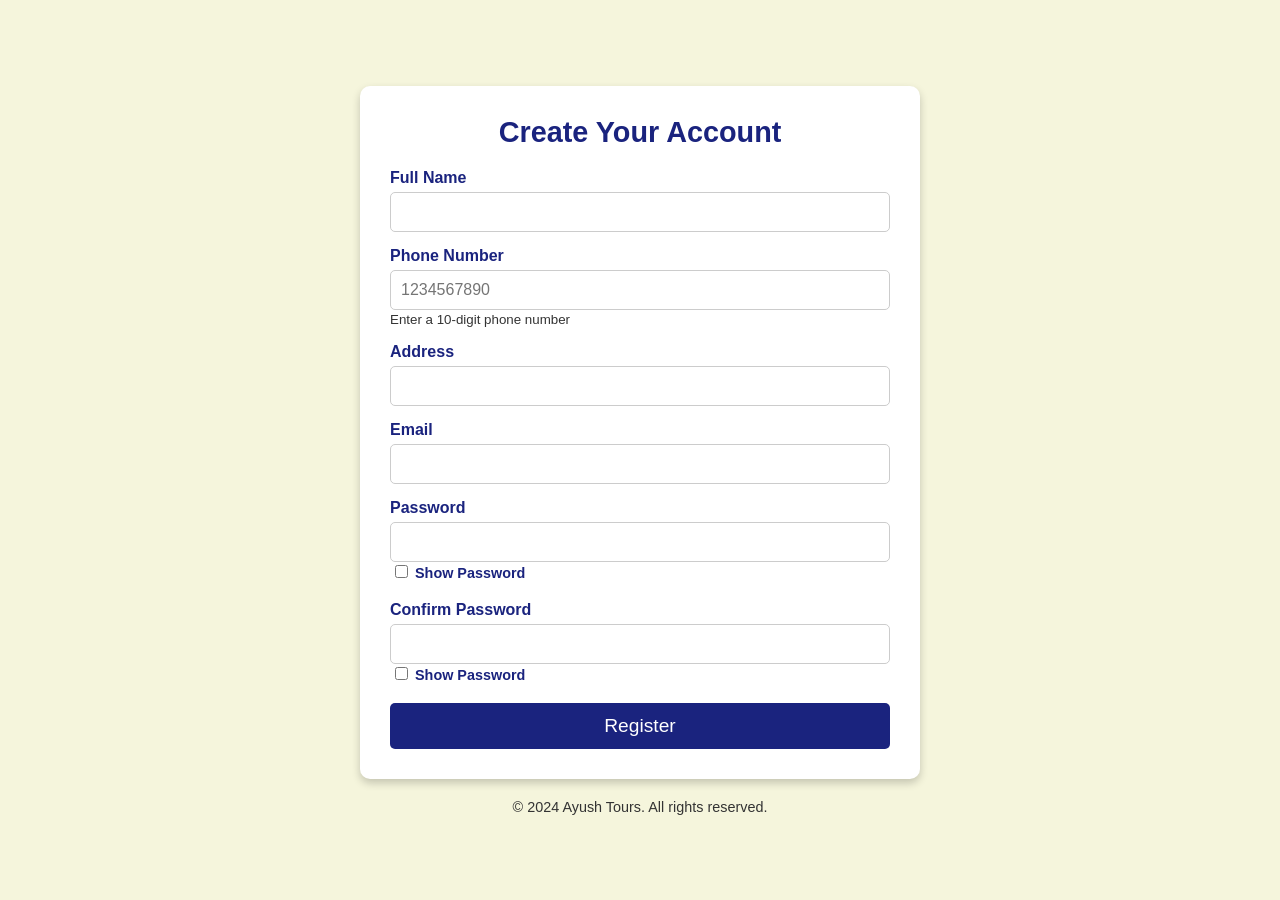
<file: register.html>
<!DOCTYPE html>
<html lang="en">
<head>
    <meta charset="UTF-8">
    <meta name="viewport" content="width=device-width, initial-scale=1.0">
    <title>Register - WANDERLUST CHRONICLES</title>
    <link rel="icon" type="image/x-icon" href="ayushtravels.jpg">
    <style>
        :root {
            --primary-color: #1A237E; 
            --accent-color: #FFD700;  
            --background-color: #F5F5DC; 
            --text-color: #333333;   
            --border-color: #ccc;
            --error-color: #e74c3c; 
        }

        body, h1, h2, h3, p, a {
            margin: 0;
            padding: 0;
            font-family: 'Roboto', sans-serif;
        }

        body {
            background-color: var(--background-color);
            color: var(--text-color);
            display: flex;
            flex-direction: column;
            justify-content: center;
            align-items: center;
            height: 100vh;
            margin: 0;
            padding: 0 20px;
        }

        .login-container {
            background: white;
            padding: 30px;
            border-radius: 10px;
            box-shadow: 0 4px 8px rgba(0, 0, 0, 0.2);
            max-width: 500px;
            width: 100%;
            text-align: center;
        }

        .login-container h1 {
            margin-bottom: 20px;
            font-size: 1.8em;
            color: var(--primary-color);
        }

        .input-group {
            margin-bottom: 15px;
            text-align: left;
        }

        .input-group label {
            display: block;
            margin-bottom: 5px;
            color: var(--primary-color);
            font-weight: bold;
        }

        .input-group input, .input-group select, .input-group textarea {
            width: 100%;
            padding: 10px;
            border: 1px solid var(--border-color);
            border-radius: 5px;
            font-size: 1em;
            box-sizing: border-box;
        }

        .input-group input:focus, .input-group select:focus, .input-group textarea:focus {
            outline: none;
            border-color: var(--accent-color);
        }
        .password-container {
            display: flex;
            align-items: center;
            justify-content: space-between;
            position: relative;
        }

        .password-container input[type="checkbox"] {
            width: auto;
            margin-left: 5px;
        }

        .show-password {
            font-size: 0.9em;
            color: var(--primary-color);
            cursor: pointer;
        }

        button[type="submit"] {
            width: 100%;
            padding: 12px;
            background-color: var(--primary-color);
            border: none;
            border-radius: 5px;
            color: white;
            font-size: 1.2em;
            cursor: pointer;
            transition: background-color 0.3s ease;
        }

        button[type="submit"]:hover {
            background-color: var(--accent-color);
        }

        .error-message {
            color: var(--error-color);
            margin-top: 10px;
            display: none;
            font-size: 0.9em;
        }

        footer {
            margin-top: 20px;
            text-align: center;
            color: var(--text-color);
        }

        footer p {
            font-size: 0.9em;
        }

        footer a {
            color: var(--primary-color);
            text-decoration: none;
        }

        footer a:hover {
            text-decoration: underline;
        }

        /* Responsive Design */
        @media only screen and (max-width: 600px) {
            body {
                padding: 10px;
            }
            .login-container {
                padding: 20px;
            }
        }

        @media only screen and (min-width: 768px) and (max-width: 1024px) {
        }
    </style>
</head>
<body>
    <div class="login-container">
        <h1>Create Your Account</h1>

        <form id="registerForm" onsubmit="return registerUser(event)">
            <div class="input-group">
                <label for="fullName">Full Name</label>
                <input type="text" id="fullName" name="fullName" required>
            </div>

            <div class="input-group">
                <label for="phone">Phone Number</label>
                <input type="tel" id="phone" name="phone" required pattern="^[0-9]{10}$" placeholder="1234567890">
                <small>Enter a 10-digit phone number</small>
            </div>

            <div class="input-group">
                <label for="address">Address</label>
                <input type="text" id="address" name="address" required>
            </div>

            <div class="input-group">
                <label for="email">Email</label>
                <input type="email" id="email" name="email" required>
            </div>
            <div class="input-group">
                <label for="password">Password</label>
                <input type="password" id="password" name="password" minlength="8" required>
                <div class="password-container">
                    <label class="show-password">
                        <input type="checkbox" onclick="togglePassword('password')"> Show Password
                    </label>
                </div>
            </div>

            <div class="input-group">
                <label for="confirmPassword">Confirm Password</label>
                <input type="password" id="confirmPassword" name="confirmPassword" minlength="8" required>
                <div class="password-container">
                    <label class="show-password">
                        <input type="checkbox" onclick="togglePassword('confirmPassword')"> Show Password
                    </label>
                </div>
            </div>

            <button type="submit">Register</button>
        </form>

        <div id="error-message" class="error-message">
            <p>Passwords do not match. Please try again.</p>
        </div>
    </div>

    <footer>
        <p>&copy; 2024 Ayush Tours. All rights reserved.</p>
    </footer>

    <script>
        function registerUser(event) {
            event.preventDefault();

            const fullName = document.getElementById('fullName').value;
            const phone = document.getElementById('phone').value;
            const address = document.getElementById('address').value;
            const email = document.getElementById('email').value;
            const password = document.getElementById('password').value;
            const confirmPassword = document.getElementById('confirmPassword').value;
            if (password !== confirmPassword) {
                document.getElementById('error-message').style.display = 'block';
                return false;
            }
            localStorage.setItem('userFullName', fullName);
            localStorage.setItem('userPhone', phone);
            localStorage.setItem('userAddress', address);
            localStorage.setItem('userEmail', email);
            localStorage.setItem('userPassword', password);
            alert("Registration successful! Please login.");
            window.location.href = 'login.html';
        }
        function togglePassword(fieldId) {
            const passwordField = document.getElementById(fieldId);
            if (passwordField.type === 'password') {
                passwordField.type = 'text';
            } else {
                passwordField.type = 'password';
            }
        }
    </script>
</body>
</html>
</file>
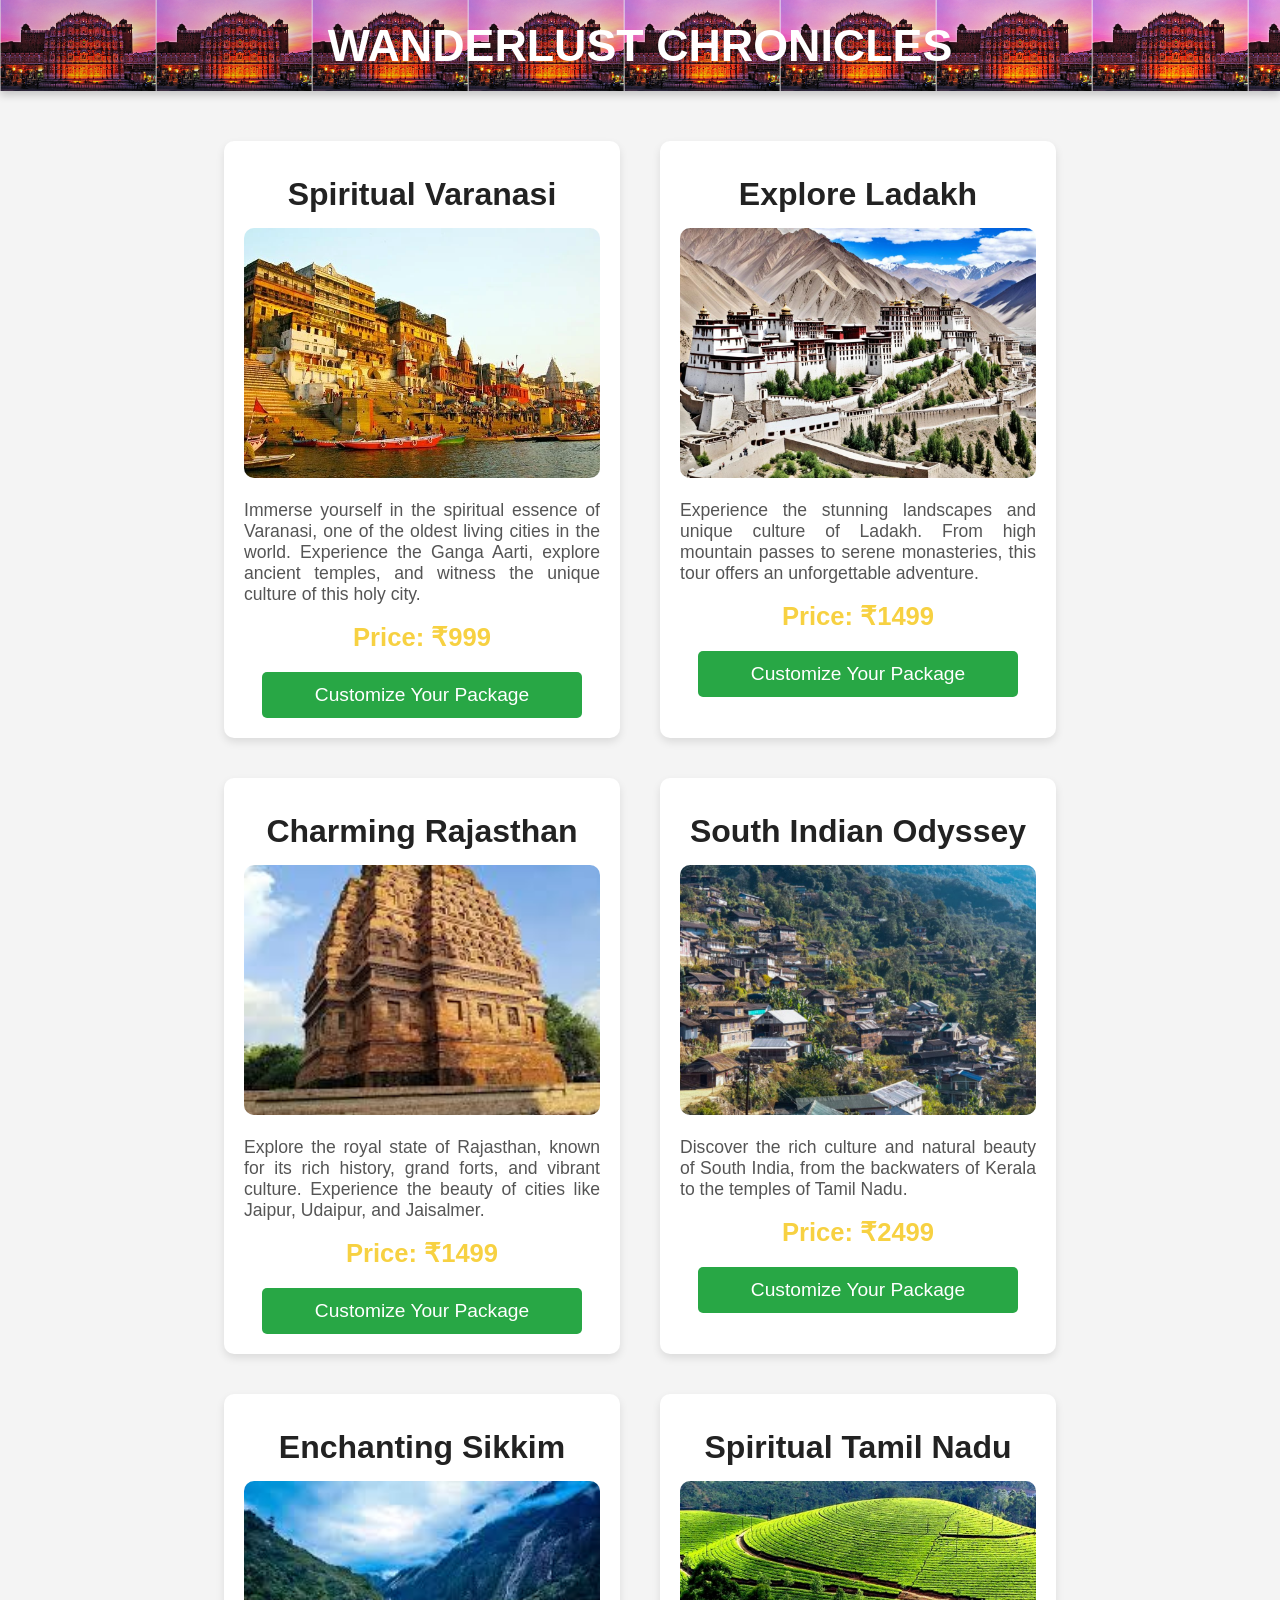
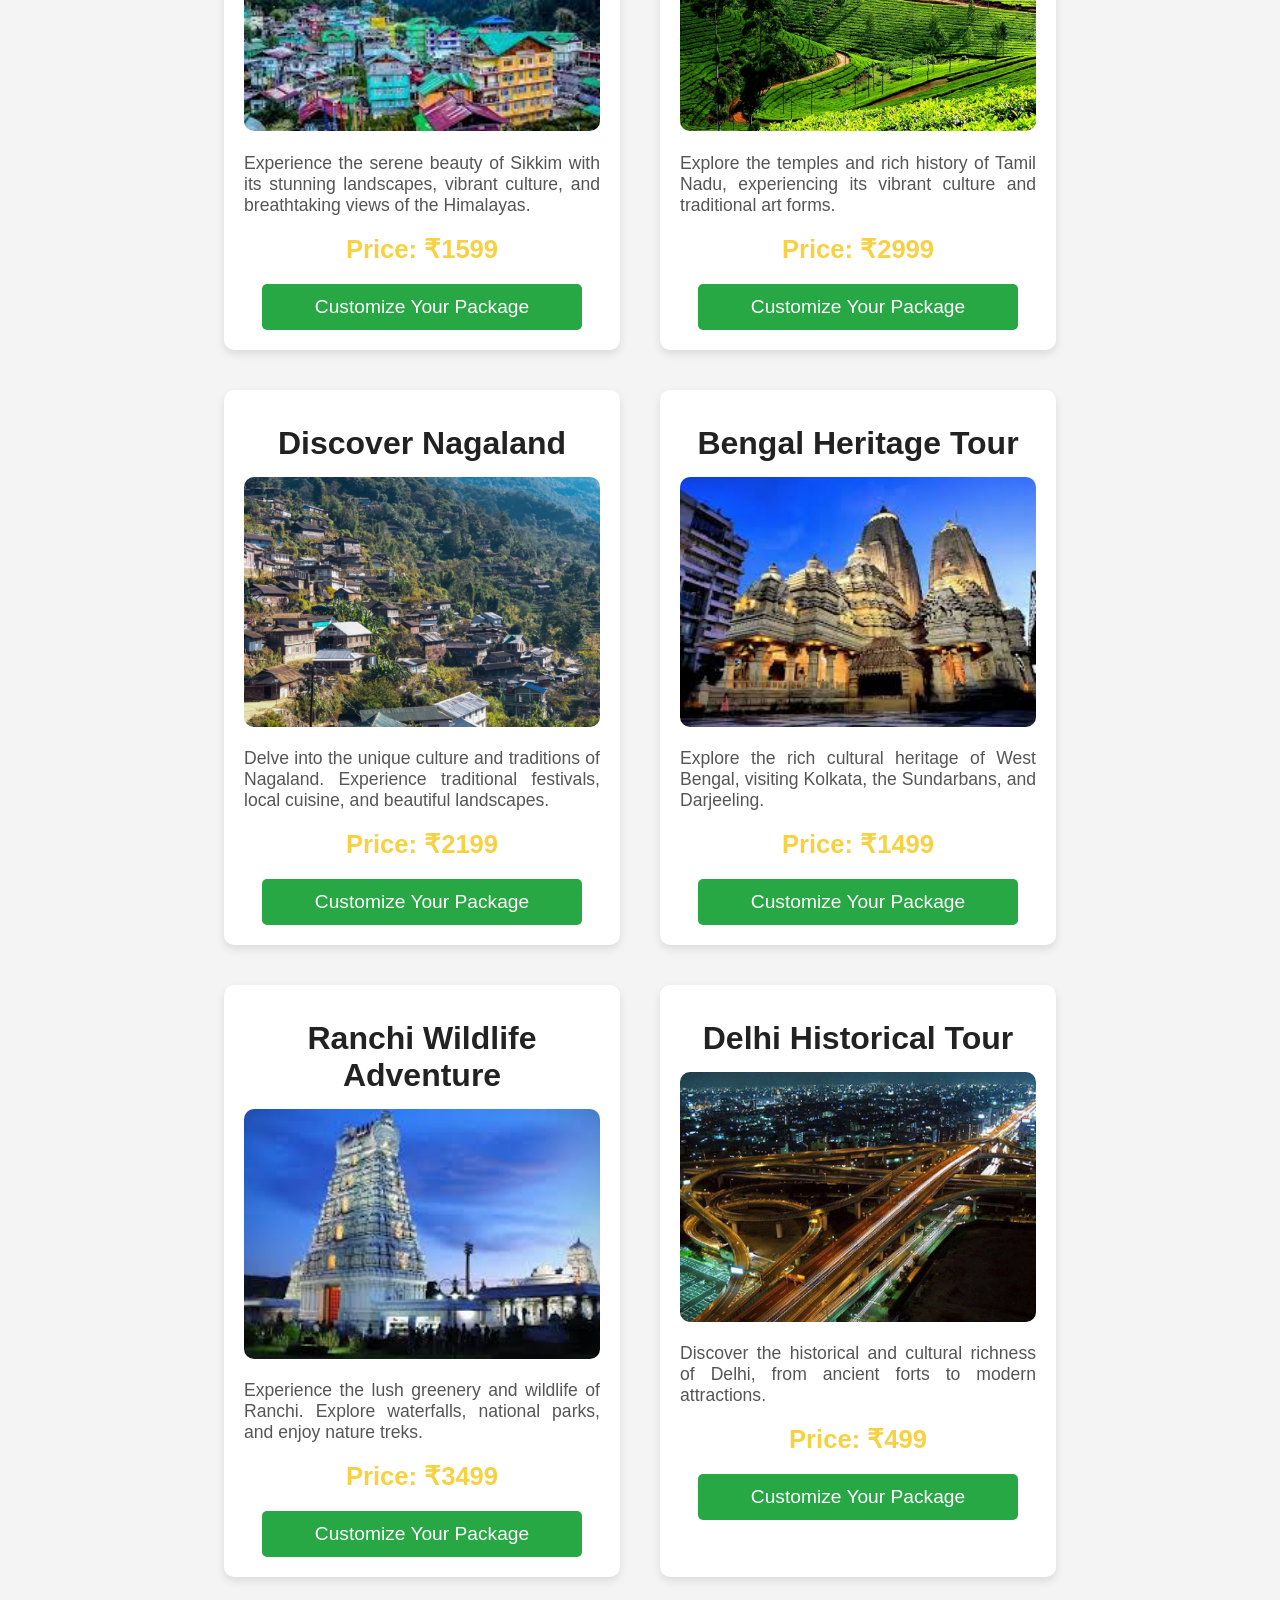
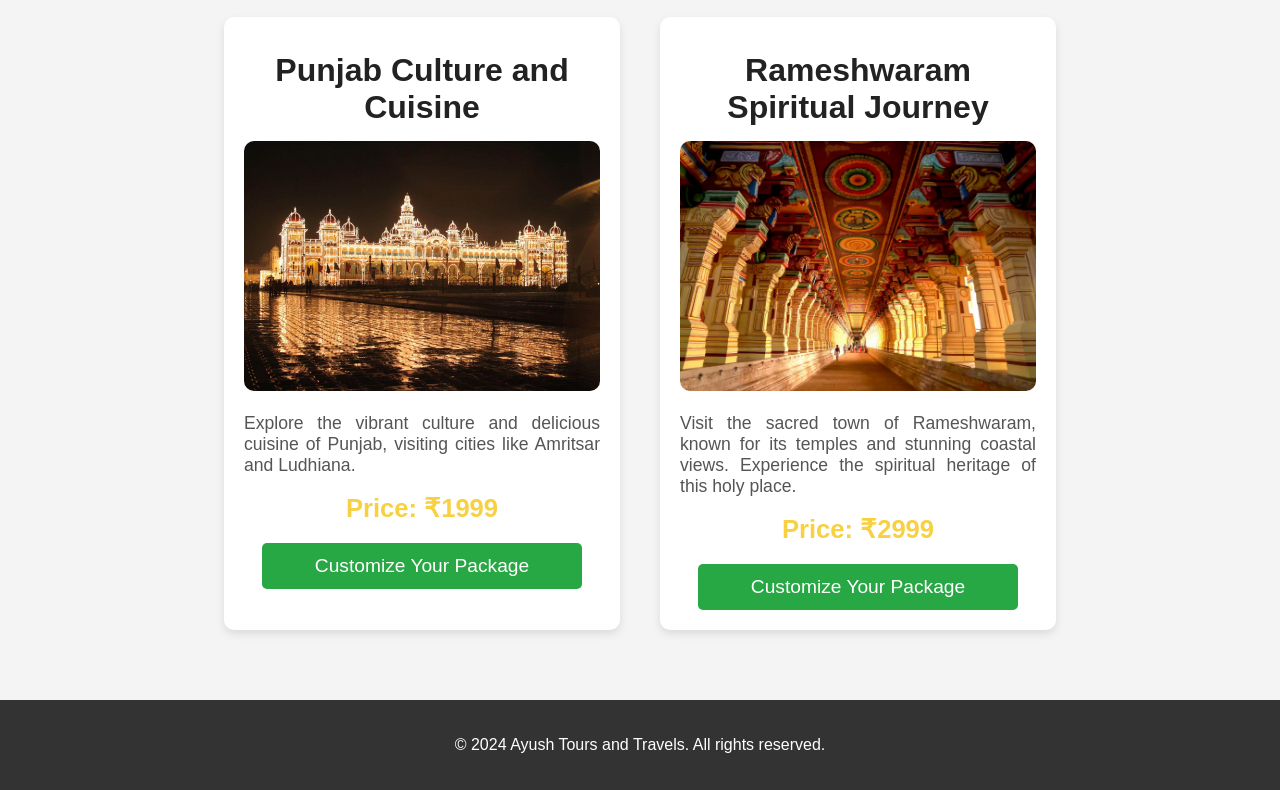
<file: tourpackage.html>
<!DOCTYPE html>
<html lang="en">
<head>
    <meta charset="UTF-8">
    <meta name="viewport" content="width=device-width, initial-scale=1.0">
    <title>Tour Packages - Customize Your Adventure</title>
    <link rel="icon" type="image/x-icon" href="images/ayushtravels.jpg">
    <style>
        body {
            font-family: 'Arial', sans-serif;
            margin: 0;
            padding: 0;
            background-color: #f4f4f4;
            color: #333;
            overflow-x: hidden;
        }
        header {
             background: linear-gradient(135deg, rgba(0, 0, 0, 0.1), rgba(0, 0, 0, 0.0)), url('images/hawamahal.png');
            background-size: contain;
            padding: 20px;
            text-align: center;
            color: #fff;
            box-shadow: 0 4px 8px rgba(0, 0, 0, 0.2);
        }

        header h1 {
            margin: 0;
            font-size: 2.8em;
        }
        .container {
            display: flex;
            flex-wrap: wrap;
            justify-content: center;
            padding: 30px 20px;
            margin: 0 auto;
            max-width: 1200px;
        }

        .package {
            background: #fff;
            border-radius: 10px;
            margin: 20px;
            padding: 20px;
            box-shadow: 0 4px 8px rgba(0, 0, 0, 0.1);
            width: calc(33% - 40px);
            transition: transform 0.3s, box-shadow 0.3s;
            position: relative;
        }

        .package:hover {
            transform: scale(1.05);
            box-shadow: 0 8px 16px rgba(0, 0, 0, 0.2);
        }

        .package img {
            width: 100%;
            height: 250px;
            object-fit: cover;
            border-radius: 10px;
        }

        .package h3 {
            margin: 15px 0;
            color: #222;
            text-align: center;
            font-size: 2em;
        }

        .package p {
            text-align: justify;
            color: #555;
            font-size: 1.1em;
        }

        .price {
            font-size: 1.6em;
            color: #f7d142;
            text-align: center;
            margin-bottom: 15px;
            font-weight: bold;
        }

        .btn-customize-package {
            background-color: #28a745;
            color: #fff;
            padding: 12px 20px;
            border: none;
            border-radius: 5px;
            cursor: pointer;
            font-size: 1.2em;
            display: block;
            margin: 20px auto 0;
            width: 90%;
            transition: background-color 0.3s, transform 0.2s;
        }

        .btn-customize-package:hover {
            background-color: #218838;
            transform: scale(1.02);
        }
        .modal {
            display: none;
            position: fixed;
            z-index: 1;
            left: 0;
            top: 0;
            width: 100%;
            height: 100%;
            overflow: auto;
            background-color: rgba(0, 0, 0, 0.5);
        }

        .modal-content {
            background-color: #fff;
            margin: 10% auto;
            padding: 30px 20px;
            border-radius: 15px;
            width: 90%;
            max-width: 500px;
            text-align: center;
            box-shadow: 0 8px 16px rgba(0, 0, 0, 0.3);
        }

        .modal-content h3 {
            font-size: 2em;
            color: #444;
            margin-bottom: 20px;
        }
        .form-group {
            margin-bottom: 20px;
        }
        .form-group label {
            display: block;
            color: #222;
            font-size: 1.2em;
            margin-bottom: 5px;
        }

        .form-group input, .form-group select {
            width: 100%;
            padding: 10px;
            font-size: 1.1em;
            border: 1px solid #ccc;
            border-radius: 5px;
        }
        #total-price {
            font-size: 1.6em;
            color: #f7d142;
            margin-top: 20px;
            font-weight: bold;
        }
        .btn-confirm-package {
            background-color: #007bff;
            color: #fff;
            padding: 12px 20px;
            border: none;
            border-radius: 5px;
            font-size: 1.2em;
            cursor: pointer;
            width: 100%;
            transition: background-color 0.3s, box-shadow 0.3s;
        }

        .btn-confirm-package:hover {
            background-color: #0056b3;
            box-shadow: 0 4px 8px rgba(0, 0, 0, 0.2);
        }
        .celebration {
            display: none;
            position: fixed;
            top: 50%;
            left: 50%;
            transform: translate(-50%, -50%);
            background: rgba(255, 223, 0, 0.9);
            padding: 30px;
            border-radius: 15px;
            text-align: center;
            font-size: 2em;
            color: #fff;
            box-shadow: 0 8px 16px rgba(0, 0, 0, 0.3);
        }
        .celebration.active {
            display: block;
        }
        footer {
            text-align: center;
            padding: 20px;
            background-color: #333;
            color: #fff;
            margin-top: 20px;
        }
        @media (max-width: 768px) {
            .package {
                width: calc(50% - 40px);
            }
        }

        @media (max-width: 480px) {
            .package {
                width: 100%;
            }
        }
    </style>
    <script>
        function toggleModal(packageId) {
            const modal = document.getElementById(packageId);
            modal.style.display = (modal.style.display === "block") ? "none" : "block";
        }

        function confirmPackage() {
            document.getElementById('customization-modal').style.display = "none";
            document.getElementById('celebration').classList.add('active');
            setTimeout(() => {
                document.getElementById('celebration').classList.remove('active');
            }, 3000);
        }

        function updatePriceBasedOnSelection() {
            const accommodation = parseInt(document.getElementById('accommodation').value) || 0;
            const mealPlan = parseInt(document.getElementById('meal-plan').value) || 0;
            const transport = parseInt(document.getElementById('transport').value) || 0;
            const numPeople = parseInt(document.getElementById('num-people').value) || 1;
            const numDays = parseInt(document.getElementById('num-days').value) || 1;
            const numRooms = parseInt(document.getElementById('num-rooms').value) || 1;

            const totalPrice = (accommodation + mealPlan + transport) * numDays *numRooms;
            document.getElementById('total-price').innerText = `Total Price: ₹${totalPrice}`;
        }
    </script>
</head>
<body>
    <header>
        <h1>WANDERLUST CHRONICLES</h1>
    </header>

    <div class="container">
        <div class="package">
            <h3>Spiritual Varanasi</h3>
            <img src="images/varanasi.webp" alt="Varanasi Tour">
            <p>Immerse yourself in the spiritual essence of Varanasi, one of the oldest living cities in the world. Experience the Ganga Aarti, explore ancient temples, and witness the unique culture of this holy city.</p>
            <div class="price">Price: ₹999</div>
            <button class="btn-customize-package" onclick="toggleModal('customization-modal')">Customize Your Package</button>
        </div>
    <div class="package">
        <h3>Explore Ladakh</h3>
        <img src="images/leh.jpg" alt="">
        <p>Experience the stunning landscapes and unique culture of Ladakh. From high mountain passes to serene monasteries, this tour offers an unforgettable adventure.</p>
        <div class="price">Price: ₹1499</div>
        <button class="btn-customize-package" onclick="toggleModal('customization-modal')">Customize Your Package</button>
    </div>
    <div class="package">
        <h3>Charming Rajasthan</h3>
        <img src="images/bhtargao.jpeg" alt="">
        <p>Explore the royal state of Rajasthan, known for its rich history, grand forts, and vibrant culture. Experience the beauty of cities like Jaipur, Udaipur, and Jaisalmer.</p>
        <div class="price">Price: ₹1499</div>
        <button class="btn-customize-package" onclick="toggleModal('customization-modal')">Customize Your Package</button>
    </div>
    <div class="package">
        <h3>South Indian Odyssey</h3>
        <img src="images/nagaland.jpg" alt="">
        <p>Discover the rich culture and natural beauty of South India, from the backwaters of Kerala to the temples of Tamil Nadu.</p>
        <div class="price">Price: ₹2499</div>
        <button class="btn-customize-package" onclick="toggleModal('customization-modal')">Customize Your Package</button>
    </div>
    <div class="package">
        <h3>Enchanting Sikkim</h3>
        <img src="images/sikkim.jpeg" alt="">
        <p>Experience the serene beauty of Sikkim with its stunning landscapes, vibrant culture, and breathtaking views of the Himalayas.</p>
        <div class="price">Price: ₹1599</div>
        <button class="btn-customize-package" onclick="toggleModal('customization-modal')">Customize Your Package</button>
    </div>
    <div class="package">
        <h3>Spiritual Tamil Nadu</h3>
        <img src="images/kerala.jpeg" alt="">
        <p>Explore the temples and rich history of Tamil Nadu, experiencing its vibrant culture and traditional art forms.</p>
        <div class="price">Price: ₹2999</div>
        <button class="btn-customize-package" onclick="toggleModal('customization-modal')">Customize Your Package</button>
    </div>
    <div class="package">
        <h3>Discover Nagaland</h3>
        <img src="images/nagaland.jpg" alt="">
        <p>Delve into the unique culture and traditions of Nagaland. Experience traditional festivals, local cuisine, and beautiful landscapes.</p>
        <div class="price">Price: ₹2199</div>
        <button class="btn-customize-package" onclick="toggleModal('customization-modal')">Customize Your Package</button>
    </div>
    <div class="package">
        <h3>Bengal Heritage Tour</h3>
        <img src="images/bengal.jpeg" alt="">
        <p>Explore the rich cultural heritage of West Bengal, visiting Kolkata, the Sundarbans, and Darjeeling.</p>
        <div class="price">Price: ₹1499</div>
        <button class="btn-customize-package" onclick="toggleModal('customization-modal')">Customize Your Package</button>
    </div>
    <div class="package">
        <h3>Ranchi Wildlife Adventure</h3>
        <img src="images/balaji.jpeg" alt="">
        <p>Experience the lush greenery and wildlife of Ranchi. Explore waterfalls, national parks, and enjoy nature treks.</p>
        <div class="price">Price: ₹3499</div>
        <button class="btn-customize-package" onclick="toggleModal('customization-modal')">Customize Your Package</button>
    </div>
    <div class="package">
        <h3>Delhi Historical Tour</h3>
        <img src="images/banglore.jpg" alt="">
        <p>Discover the historical and cultural richness of Delhi, from ancient forts to modern attractions.</p>
        <div class="price">Price: ₹499</div>
        <button class="btn-customize-package" onclick="toggleModal('customization-modal')">Customize Your Package</button>
    </div>
    <div class="package">
        <h3>Punjab Culture and Cuisine</h3>
        <img src="images/mysore.jpg" alt="">
        <p>Explore the vibrant culture and delicious cuisine of Punjab, visiting cities like Amritsar and Ludhiana.</p>
        <div class="price">Price: ₹1999</div>
        <button class="btn-customize-package" onclick="toggleModal('customization-modal')">Customize Your Package</button>
    </div>
    <div class="package">
        <h3>Rameshwaram Spiritual Journey</h3>
        <img src="images/ramesh.webp" alt="">
        <p>Visit the sacred town of Rameshwaram, known for its temples and stunning coastal views. Experience the spiritual heritage of this holy place.</p>
        <div class="price">Price: ₹2999</div>
        <button class="btn-customize-package" onclick="toggleModal('customization-modal')">Customize Your Package</button>
    </div>
    </div>
  

    <div id="customization-modal" class="modal">
        <div class="modal-content">
            <h3>Customize Your Package</h3>
            <div class="form-group">
                <label for="num-people">Number of People:</label>
                <input type="number" id="num-people" value="1" min="1" onchange="updatePriceBasedOnSelection()">
            </div>
            <div class="form-group">
                <label for="num-days">Number of Days:</label>
                <input type="number" id="num-days" value="1" min="1" onchange="updatePriceBasedOnSelection()">
            </div>
            <div class="form-group">
                <label for="num-rooms">Number of Rooms:</label>
                <input type="number" id="num-rooms" value="1" min="1" onchange="updatePriceBasedOnSelection()">
            </div>
            <div class="form-group">
                <label for="accommodation">Accommodation:</label>
                <select id="accommodation" onchange="updatePriceBasedOnSelection()">
                    <option value="200">Standard - ₹200/night</option>
                    <option value="200">Deluxe - ₹300/night</option>
                    <option value="400">Luxury - ₹400/night</option>
                </select>
            </div>
            <div class="form-group">
                <label for="meal-plan">Meal Plan:</label>
                <select id="meal-plan" onchange="updatePriceBasedOnSelection()">
                    <option value="0">No Meals - ₹0</option>
                    <option value="100">Breakfast - ₹100/day</option>
                    <option value="300">All Meals - ₹300/day</option>
                </select>
            </div>
            <div class="form-group">
                <label for="transport">Transport:</label>
                <select id="transport" onchange="updatePriceBasedOnSelection()">
                    <option value="0">No Transport - ₹0</option>
                    <option value="50">Shared - ₹50/day</option>
                    <option value="80">Private - ₹80/day</option>
                </select>
            </div>
            <div id="total-price">price</div>
            <button class="btn-confirm-package" onclick="confirmPackage()">Done</button>
        </div>
    </div>

    <div id="celebration" class="celebration">
        <p>Your package is confirmed! We are waiting for you!</p>
    </div>

    <footer>
        <p>&copy; 2024 Ayush Tours and Travels. All rights reserved.</p>
    </footer>
</body>
</html>
</file>
